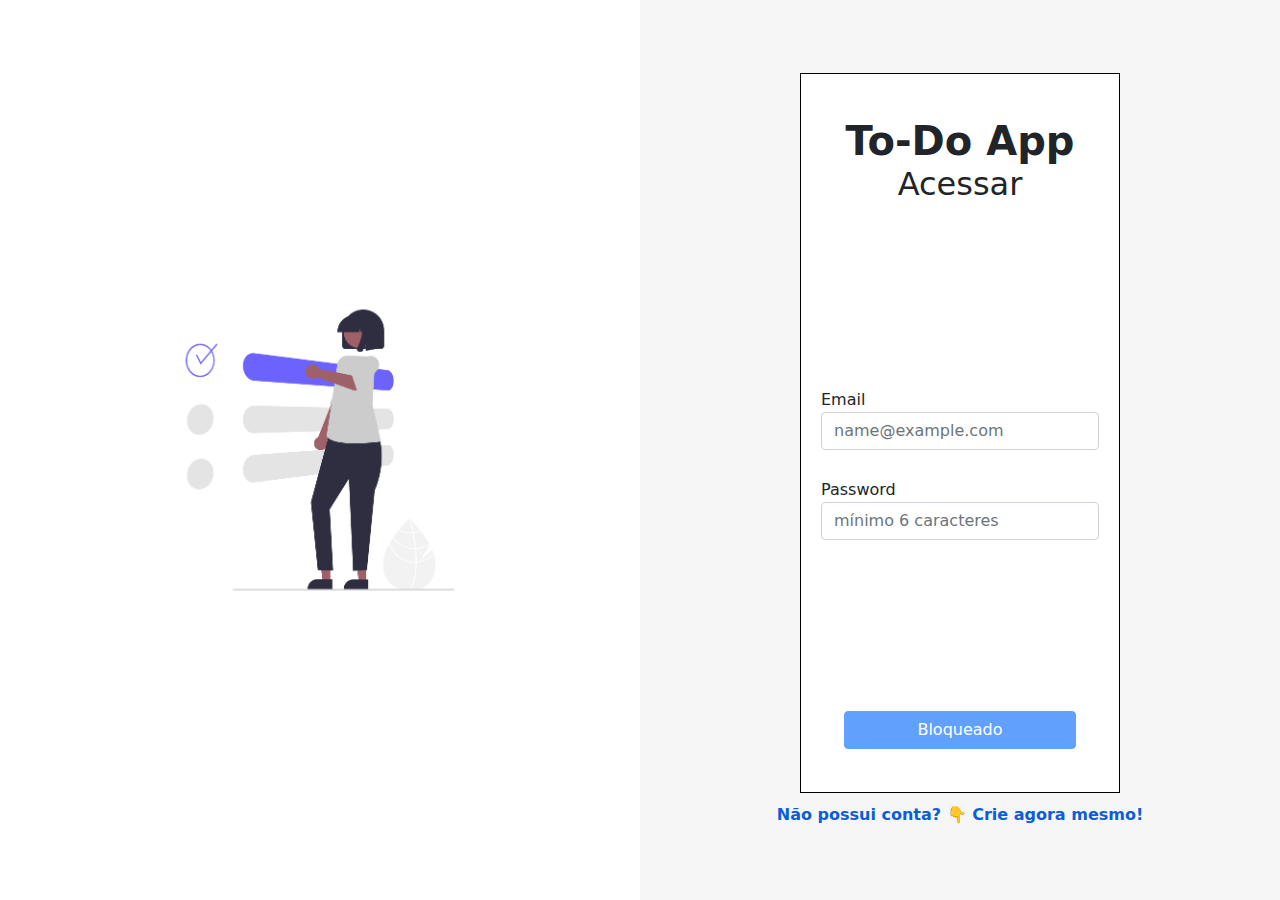
<file: index.html>
<!DOCTYPE html>
<html lang="en">
    <head>
        <meta charset="UTF-8">
        <meta http-equiv="X-UA-Compatible" content="IE=edge">
        <meta name="viewport" content="width=device-width, initial-scale=1.0">
        <link rel="stylesheet" href="src/styles/index.css">
        <link rel="stylesheet" href="src/styles/global.css">
        <link rel="stylesheet" href="src/styles/bootstrap.min.css">
        <link rel="shortcut icon" href="src/img/favicon.png" type="image/x-icon">
        
        <title>to-Do App CheckPoint2</title>
</head>
<body>

    <!-- Alert em caso de erro no login -->
    <div class="alert alert-danger alertErroEscondido" id="divAlertError">
        <p>
          Usuário não existe!
          <br>
          Verifique os dados e tente novamente!
        </p>
        <button type="button" class="btn btn-danger" id="botaoAlertError">OK</button>
     </div>

     <!-- Estrutura page de login -->
    <div class="wrapper">
        <div class="caixaLeft ">
            <div class="img ">
                <img src="./src/img/pessoa-login.png" alt="pessoa anaotando uma nova tarefa">
            </div>
        </div>

        <div class="caixaRight ">
            <div class="caixaForm ">
                <form action="#">
                    <div class="form-header">
                        <h1>To-Do App</h1>
                        <h2>Acessar</h2>
                    </div>
        
                    <fieldset id="fieldset">
                        <div class="mb-3">
                            <label  class="col-sm-2 col-form-label">Email</label>
                            <input type="email" class="form-control" id="inputEmailLogin" placeholder="name@example.com">
                        </div>
        
                        <div class="mb-3">
                            <label for="inputPassword" class="col-sm-2 col-form-label">Password</label>
                              <input type="password" class="form-control" id="inputSenhaLogin" placeholder="mínimo 6 caracteres">
                        </div>
                    </fieldset>
        
                    <button type="submit" class="btn btn-primary col-10" id="botaoLogin" disabled>Bloqueado</button>
        
                </form>
            </div>
            <div class="linkFooter">
                <a href="signup.html">
                    Não possui conta? &#x1F447 
                </a>
                <a href="signup.html">
                    Crie agora mesmo!
                </a>
            </div>
        </div>

    </div>    
    <script src="./src/js/index.js"></script>
    <script src="src/js/bootstrap.min.js"></script>
</body>
</html>
</file>
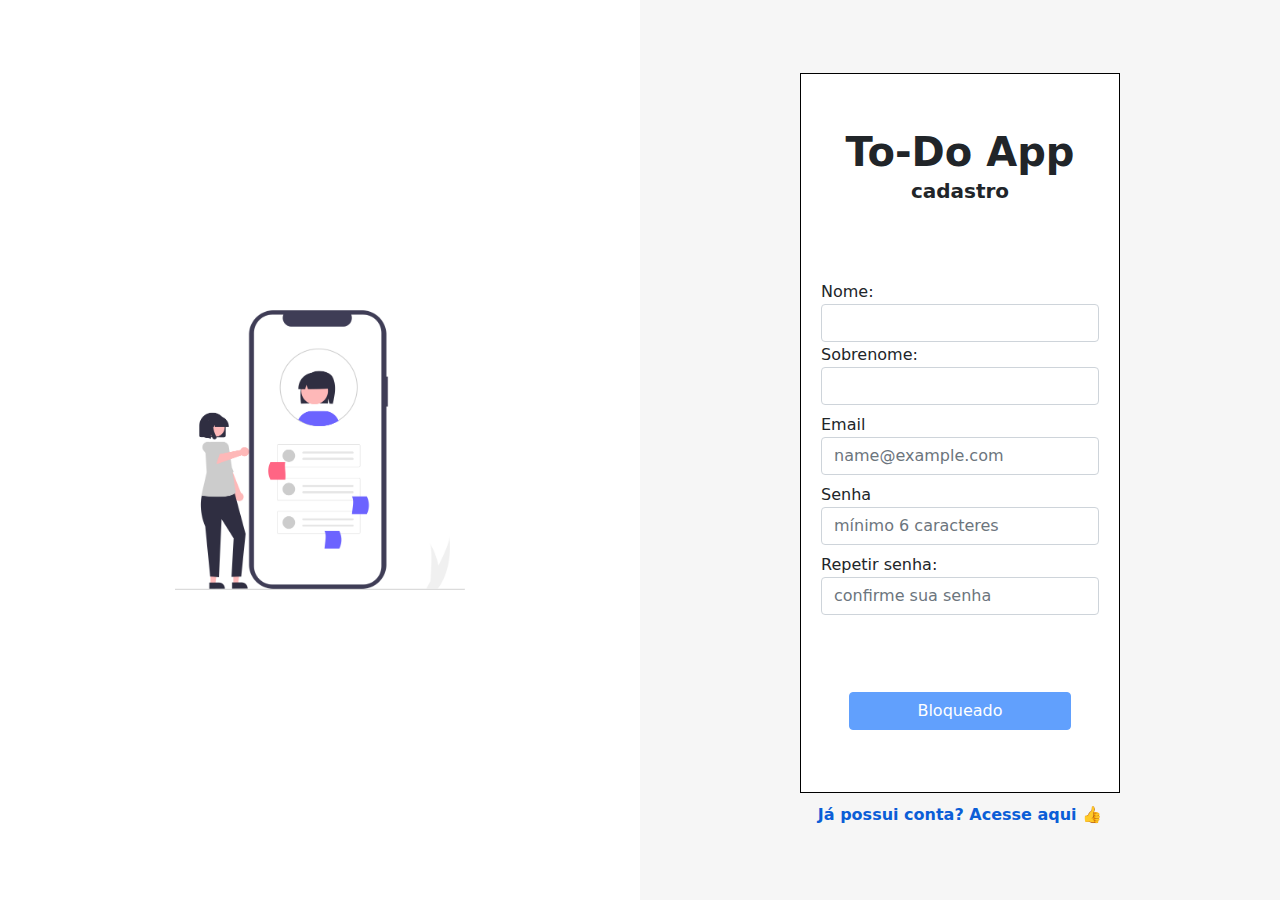
<file: signup.html>
<!DOCTYPE html>
<html lang="en">
<head>
    <meta charset="UTF-8">
    <meta http-equiv="X-UA-Compatible" content="IE=edge">
    <meta name="viewport" content="width=device-width, initial-scale=1.0">
    <link rel="stylesheet" href="src/styles/index.css">
    <link rel="stylesheet" href="src/styles/global.css">
    <link rel="stylesheet" href="src/styles/bootstrap.min.css">
    <link rel="shortcut icon" href="src/img/favicon.png" type="image/x-icon">

    <title>Singup</title>
  </head>
  <body>
    
    
    <!-- Alert (escondido) de criação bem sucedida de um novo usuário  -->
          <div class="alert alert-primary alertSucessoEscondido" id="divAlertSucess">
              <p>
                Usuário cadastrado com sucesso!
              </p>
              <button type="button" class="btn btn-primary" id="botaoAlertSucess">OK</button>
         </div>

          <div class="alert alert-danger alertErroEscondido" id="divAlertError">
              <p>
                Usuário não cadastrado!
                <br>
                Verifique os dados e tente novamente!
              </p>
              <button type="button" class="btn btn-danger" id="botaoAlertError">OK</button>
         </div>



  
    <!-- Page com itens constantes -->
    <div class="wrapper">
      <div class="caixaLeft">
        <div class="img">
          <img src="src/img/pessoa-signup.png" alt="foto conceitual, uma mulher usando um celular de tamanho real">
        </div>
      </div>
      
      <div class="caixaRight">
          <div class="caixaForm">

              <form>
                    <div class="form-header">
                        <h1>To-Do App</h1>
                        <p>cadastro</p>
                    </div>
                    <fieldset>
                        <div class="mb-3">
                            <label for= "inputNomeCadastro" class="col-form-label"> Nome: </label>
                            <input type="text" id="inputNomeCadastro" class="form-control" >
                        </div>
              
                        <div class="mb-3">
                            <label for="inputSobrenomeCadastro" class= col-form-label"> Sobrenome: </label>
                            <input type="text" id="inputSobrenomeCadastro" class="form-control" >
                        </div>
              
                        <div class="mb-3">
                            <label for="inputEmailCadastro" class="col-form-label">Email</label>
                            <input type="email" class="form-control" id="inputEmailCadastro" placeholder="name@example.com">
                        </div>
              
                        <div class="mb-3">
                            <label for="inputSenhaCadastro" class="col-form-label">Senha</label>
                            <input type="password" class="form-control" id="inputSenhaCadastro" placeholder="mínimo 6 caracteres">
                        </div>
                        
                        <div class="mb-3">
                          <label for="inputRepetirSenhaCadastro" class="col-form-label">Repetir senha:</label>
                            <input type="password" class="form-control" id="inputRepetirSenhaCadastro" placeholder="confirme sua senha">
                        </div>
                    </fieldset>
                    <div class="btn-lg d-grid col-11 mx-auto ">
                      <button type="submit" class="btn btn-primary" id="botaoCriarContaCadastro" disabled>Bloqueado</button>  
                    </div>
                  </form>
                </div>

                <div class="linkFooter">
                  <a href="index.html">Já possui conta? Acesse aqui &#x1F44D </a>
                </div>
      </div>
            
    </div>



      <script src="src/js/signup.js" defer></script>
      <script src="src/js/bootstrap.min.js"></script>
</body>
</html>
</file>
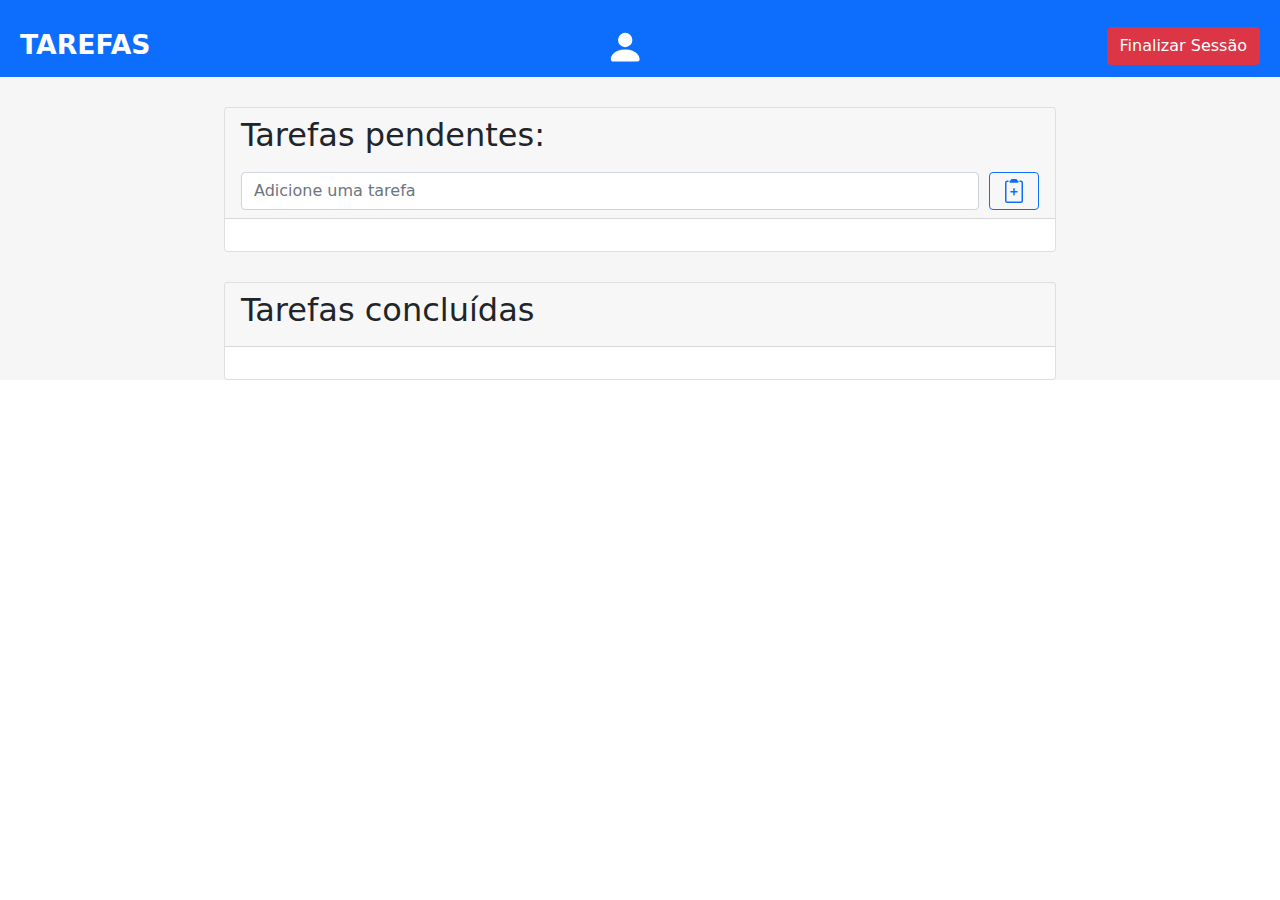
<file: tasks.html>
<!DOCTYPE html>
<html lang="en">
<head>
    <meta charset="UTF-8">
    <meta http-equiv="X-UA-Compatible" content="IE=edge">
    <meta name="viewport" content="width=device-width, initial-scale=1.0">
    <link rel="stylesheet" href="src/styles/tasks.css">
    <link rel="stylesheet" href="src/styles/global.css">
    <link rel="stylesheet" href="src/styles/bootstrap.min.css">
    <link rel="shortcut icon" href="src/img/favicon.png" type="image/x-icon">

    <title>Tarefas</title>
</head>
<body>
    <div class="wrapperBody">

        <!-- Modal para encerrar a sessão -->
        <div class="modal fade" id="Modal" data-bs-backdrop="static" data-bs-keyboard="false" tabindex="-1" aria-labelledby="staticBackdropLabel">
            <div class="modal-dialog">
                <div class="modal-content">
                    <div class="modal-header">
                        <h5 class="modal-title" id="exampleModalLabel">Deseja encerrar a sessão?</h5>
                    </div>
                    <div class="modal-footer">
                        <button type="button" class="btn btn-primary" data-bs-dismiss="modal" id="finalizarSessao">Sim</button>
                        <button type="button" class="btn btn-danger" data-bs-dismiss="modal"> Cancelar </button>
                    </div>
                </div>
            </div>
        </div>

        <!-- Modal para excluir tarefa -->
        <div class="modal fade" id="modalExluiTarefa" data-bs-backdrop="static" data-bs-keyboard="false" tabindex="-1" aria-labelledby="staticBackdropLabel">
            <div class="modal-dialog">
                <div class="modal-content">
                    <div class="modal-header">
                        <h5 class="modal-title" id="exampleModalLabel">Deseja realmente excluir a tarefa?</h5>
                    </div>
                    <div class="modal-footer">
                        <button type="button" class="btn btn-primary" data-bs-dismiss="modal" id="botaoModalExluiTarefa">Sim</button>
                        <button type="button" class="btn btn-danger" data-bs-dismiss="modal"> Cancelar </button>
                    </div>
                </div>
            </div>
        </div>
        
        <!-- Estrutura page de tarefas -->
        <header>
            <nav class="navbar-light bg-primary">
                <div class="box">
                        <a class="navbar-brand" href="#">TAREFAS</a>
                    <div class="iconeTitulo">
                        <svg width="36" height="36" fill="white" class="bi bi-person-fill" viewBox="0 0 15 15">
                            <path d="M3 14s-1 0-1-1 1-4 6-4 6 3 6 4-1 1-1 1H3zm5-6a3 3 0 1 0 0-6 3 3 0 0 0 0 6z"/>
                        </svg>                    
                        <div id="nomeUsuario"></div>
                    </div> 
                    <button type="button" class="btn btn-danger"  data-bs-target="#Modal" data-bs-toggle="modal" id="excluiTarefa">Finalizar Sessão</button>
                </div>
            </nav>
        </header>
    

        <div class="wrapperCard">

            <!-- Card com tarefas já cadastradas e input para cadastro de novas tarefas -->
            
            <div class="card">
                <section class="card-header">
                    <h2 class="card-title">Tarefas pendentes:</h2>
                    <form class="inputAdiciona" id="formAdicionaTarefa">
                        <input 
                            id="novaTarefa" 
                            type="text" 
                            class="form-control" 
                            placeholder="Adicione uma tarefa">
                            
                        <button 
                            id="botaoTarefa"
                            type="submit" 
                            class="btn btn-outline-primary"
                        >

                        <svg width="24" height="24" fill="currentColor" class="bi bi-clipboard2-plus" viewBox="0 0 16 16">
                            <path d="M9.5 0a.5.5 0 0 1 .5.5.5.5 0 0 0 .5.5.5.5 0 0 1 .5.5V2a.5.5 0 0 1-.5.5h-5A.5.5 0 0 1 5 2v-.5a.5.5 0 0 1 .5-.5.5.5 0 0 0 .5-.5.5.5 0 0 1 .5-.5h3Z"/>
                            <path d="M3 2.5a.5.5 0 0 1 .5-.5H4a.5.5 0 0 0 0-1h-.5A1.5 1.5 0 0 0 2 2.5v12A1.5 1.5 0 0 0 3.5 16h9a1.5 1.5 0 0 0 1.5-1.5v-12A1.5 1.5 0 0 0 12.5 1H12a.5.5 0 0 0 0 1h.5a.5.5 0 0 1 .5.5v12a.5.5 0 0 1-.5.5h-9a.5.5 0 0 1-.5-.5v-12Z"/>
                            <path d="M8.5 6.5a.5.5 0 0 0-1 0V8H6a.5.5 0 0 0 0 1h1.5v1.5a.5.5 0 0 0 1 0V9H10a.5.5 0 0 0 0-1H8.5V6.5Z"/>
                        </svg>
                        
                        </button>
                            
                    </form>
                </section>

                <div class="card-body">
                    <ul class="list-group list-group-flush" id="listaTasks"></ul>
                </div>
    
            </div>
            
            <!-- Card com tarefas concluídas  -->
            
            <div class="card">
                <section>
                    <div class="card-header">
                        <h2 class="card-title">Tarefas concluídas</h2>
                    </div>
                    <div class="card-body">
                        <ul class="list-group list-group-flush" id="completasTasks"></ul>
                    </div>
                </section>
            </div>


        </div>

    </div>
    <script src="src/js/tasks.js"></script>
    <script src="src/js/bootstrap.min.js"></script>
</body>
</html>
</file>
<file: src/styles/index.css>
/* Imports */
@import url(./_global.css);

/* 1. Zerando css padrão dp browser */
*{
    margin: 0;
    padding: 0;
    box-sizing: border-box;
}

body{
    /* position: relative; */
}

/* 2. Estilização corpo (body) do site */
.wrapper{
    height: 100vh;
    background-color: var(--fundobody);
    display: flex;
}

/* 2.1 Estilização caixa da esquerda */
.caixaLeft{
    background-color: var(--fundoCaixas);
    width: 50%;
    display: flex;
    justify-content: center;
    align-items: center;
}

.caixaLeft .img{
    width: 60%;
}

.caixaLeft .img img{
    width: 100%;
}

/* 2.2 Estilização caixa da direita */
.caixaRight{
    width: 50%;
    display: flex;
    justify-content: center;
    align-items: center;
    flex-direction: column;
    gap: 10px;
}

.caixaRight .caixaForm{
    background-color: var(--fundoCaixas);
    width: 50%;
    height: 80%;
    padding: 20px;
    display: flex;
    justify-content: space-between;
    align-items: center;
    flex-direction: column;
    border: 1px solid black;
}

/* 3. Estilização fomulários */
.caixaRight .caixaForm form{
    display: flex;
    flex-direction: column;
    align-items: center;
    justify-content: space-around;
    height: 100%;
    width: 100%;
}

.caixaRight .caixaForm form .form-header{
    text-align: center;
}

.caixaRight .caixaForm form .form-header h1{
    font-size: 30pt;
    font-weight: 600;
    margin: 0;
}

.caixaRight .caixaForm form .form-header p{
    margin: 0;
    font-size: 15pt;
    font-weight: 600;
}

.caixaRight .caixaForm form fieldset{
    width: 100%;
    display: flex;
    flex-direction: column;
    justify-content: space-around;
}

/* 3.1 Estilização específica para o formulário de login */
#fieldset{
    height: 60%;
    display: flex;
    flex-direction: column;
    justify-content: center;
    gap: 20px;
}

.caixaRight .caixaForm form fieldset .mb-3{
    margin-bottom: 1px!important;
}

.caixaRight .caixaForm form fieldset .mb-3 .col-form-label{
    padding-bottom: 0;
}

.caixaRight .caixaForm form fieldset div .form-control{
    width: 100%;
}

.wrapper .linkFooter{
    text-align: center;
    text-decoration: none;
}

.wrapper .linkFooter a{
    text-decoration: none;
    font-weight: 700;
    color: var(--links)    
}

/* 4. Estilização do alert de criação de usuário */


body .alert{
    width: 380px;
    height: 100px;
    padding: 10px;
    position: absolute;
    left: 35%;
    top: 10px;
    display: flex;
    justify-content: space-between;
    align-items: center;
    gap: 10px;
    font-weight: bold;
    align-self: center;
    text-align: center;
}


.alert p{
    margin: 0;
}

/* 4.1 Escondendo os alerts  */
body .alertSucessoEscondido{
    display: none;
}

body .alertErroEscondido{
    display: none;
}
</file>
<file: src/styles/global.css>
:root {
    --fundobody: #f6f6f6;
    --fundoCaixas: #ffffff;
    --botaoEnable: #7898ff;
    --botaoDesable: #747474;
    --links: #0b5ed7;
}

/* Responsividade page login e cadastro */
@media (max-width: 900px) {
    .caixaLeft{
        width: 40%;
    }
    .caixaRight{
        width: 60%;
    }
    .caixaRight .caixaForm{
        width: 75%;
    }
}
@media (max-width: 768px) {
    .wrapper{
        flex-direction: column;
        gap: 20px;
    }

    .caixaLeft{
        width: 100vw;
    }

    .caixaLeft .img {
        width: 20%;
    }

    .caixaRight{
        width: 100vw;
        height: 77%;
    }

    .caixaRight .caixaForm{
        width: 45%;
        height: 100%;
    }

    .wrapperCard .card {
        width: 95vw;
    }

    .wrapperBody .box{
        gap: 20px;    
    }

    .wrapperBody .box .navbar-brand{
        padding: 0;
    }

    .wrapperCard .card .arrumaData {
        flex-direction: column;
        font-size: smaller;
    }
}

@media (max-width: 576px) {
    .wrapper{
        justify-content: center;
        align-items: center;
    }

    .caixaLeft{
        display: none;
    }
    
    .caixaRight{
        width: 100%;
        height: 100%;
    }

    .caixaRight .caixaForm{
        width: 75%;
        height: 80%;
    }

    .linkFooter{
        text-align: center;
    }

    .wrapperCard .card {
        width: 95vw;
    }

    .wrapperBody .box{
        flex-direction: column;
        gap: 20px;    
    }

    .wrapperBody .box .navbar-brand{
        padding: 0;
    }

    .wrapperCard .card .arrumaData {
        flex-direction: column;
        font-size: smaller;
    }
}
</file>
<file: src/styles/tasks.css>
/* imports */
@import url(./_global.css);

/* 1. Zerando estilização padrão */
*{
    margin: 0;
    padding: 0;
    box-sizing: border-box;
}


/* 2. Estilização do body */
.wrapperBody{
    background-color: var(--fundobody);
    display: flex;
    flex-direction: column;
    gap: 30px;
}

/* 3. Estilização da navbar */
.wrapperBody .box{
    width: 100%;
    padding: 20px 20px 5px 20px;
    display: flex;
    justify-content: space-between;
    align-items: center;
}

#icon{
    width: 25%;
}

.wrapperBody .box .navbar-brand{
    margin: 0;
    color: white;
    font-size: 20pt;
    font-weight: 600;
    padding-bottom: 0.4125rem;
}

.titleNavbar{
    display: flex;
    align-items: center;
    gap: 8px;
    width: 100px;
}

.wrapperBody .box .iconeTitulo{
    display: flex;
    align-items: center;
    gap: 10px;
}


.wrapperBody .box #nomeUsuario{
    display: flex;
    align-items: center;
}

.wrapperBody .box #nomeUsuario h1 {
    margin: 0;
    color: white;
}

/* 4. Estilização card tarefas */

.wrapperCard{
    display: flex;
    gap: 30px;
    flex-direction: column;
    align-items: center;
}

.wrapperCard .card{
    width: 65vw;
}

/* 4.1 Estilização cabeçalho card */
.wrapperCard .card .card-header{
    display: flex;
    flex-direction: column;
    gap: 10px;
}

.wrapperCard .card .card-header .inputAdiciona{
    display: flex;
    gap: 10px;    
}


/* 4.2 Estilização corpo card e as tarefas PENDENTES */
.wrapperCard .card .list-group-item{
    display: flex;
    align-items: center;
    width: 100%;
    gap: 20px;
    padding: 5px 0 5px 0;
}

div ul li .btn-outline-primary {
    padding: 3px;
    border-radius: 15%;
    display: flex;
}

div ul li .btn-outline-danger {
    cursor: pointer;
    padding: 3px;
    border-radius: 15%;
    display: flex;
}

.wrapperCard .card .itemBox{
    display: flex;
    justify-content: space-between;
    width: 100%;
    font-weight: 400;
    gap: 10px;
    font-size: large;
    align-items: center;
}

.wrapperCard .card .arrumaData{
    display: flex;
    justify-content: center;
    align-items: center;
    gap: 5px;
}

.wrapperCard .card .arrumaData p{
    margin: 0;
}

.wrapperCard .card .itemBox p{
    margin: 0;
    text-align: justify;
}

.delete{
    cursor: pointer;
    align-self: baseline;
    align-self: center;
    display: flex;
    align-content: center;
    justify-content: center;
}

/* 4.3 Estilização corpo card e as tarefas CONCLUÍDAS */
div #completasTasks li div{
    text-decoration-line: line-through;
}
</file>
